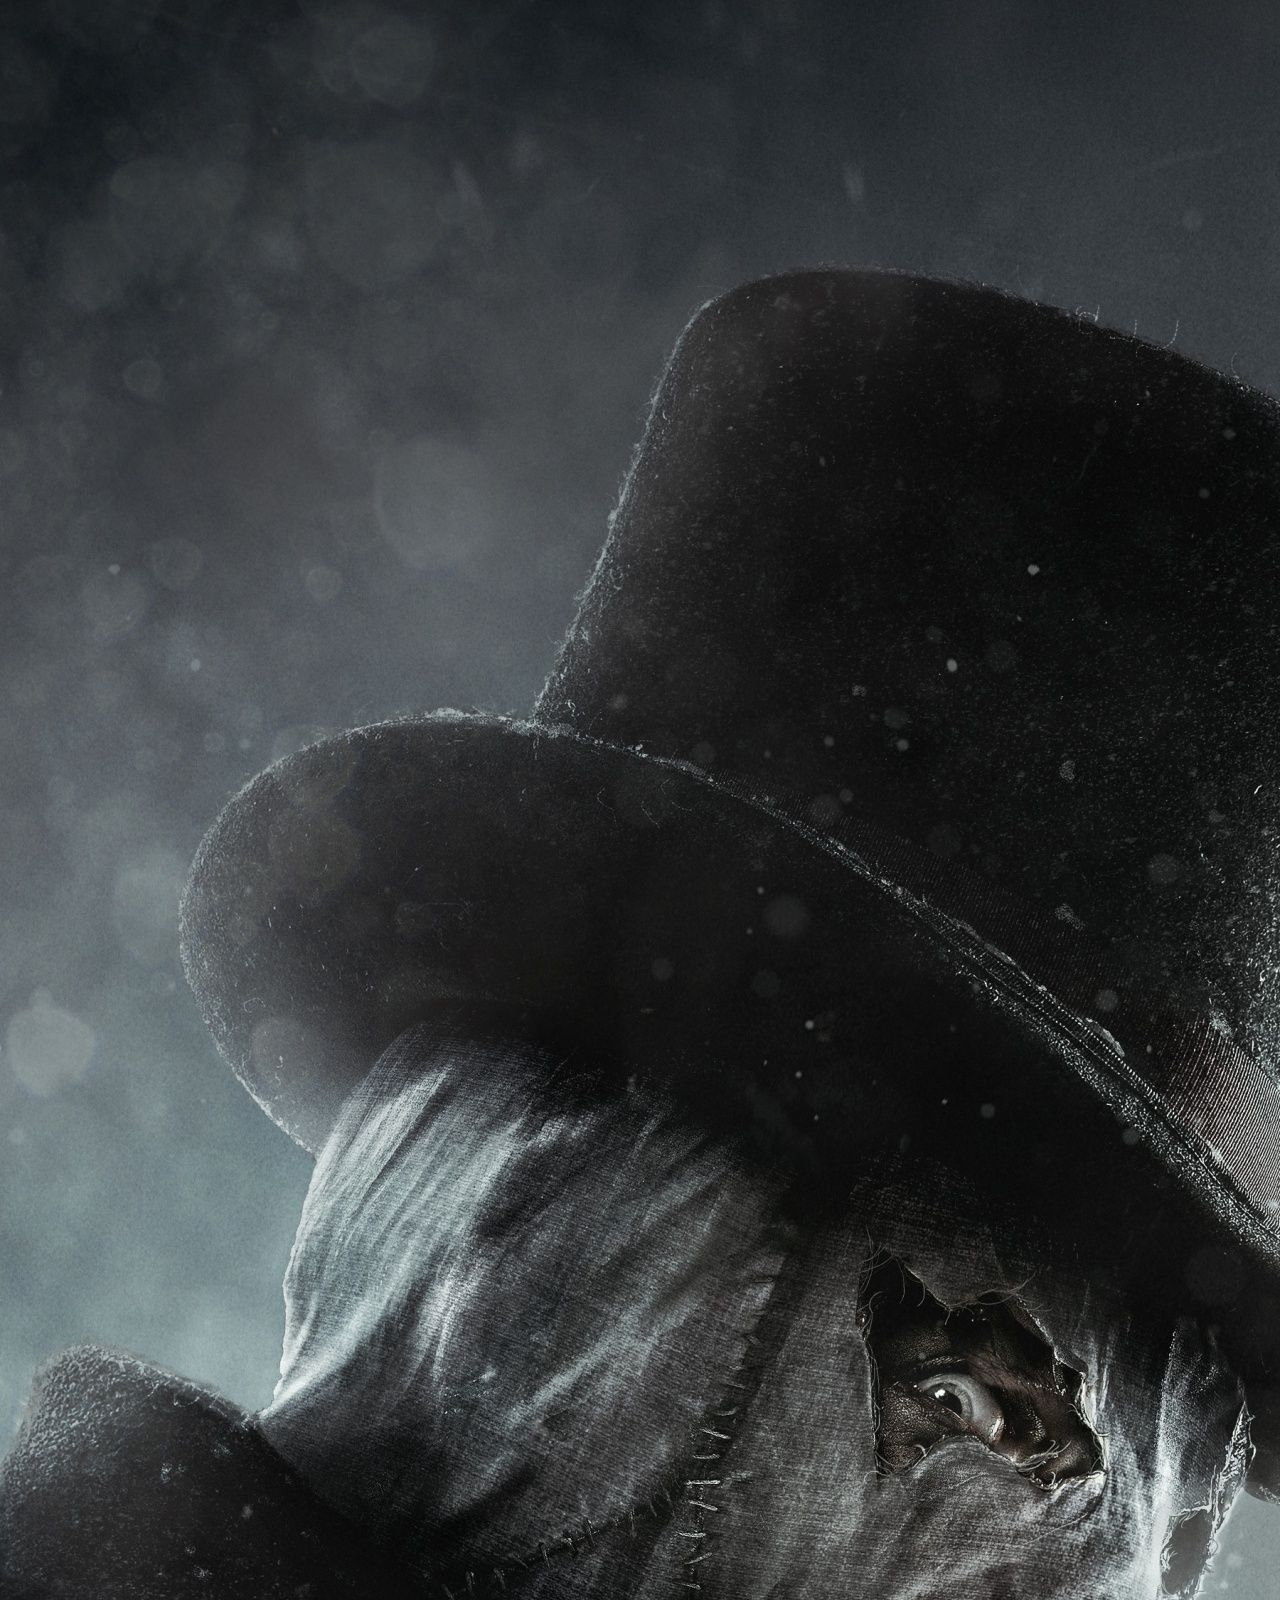
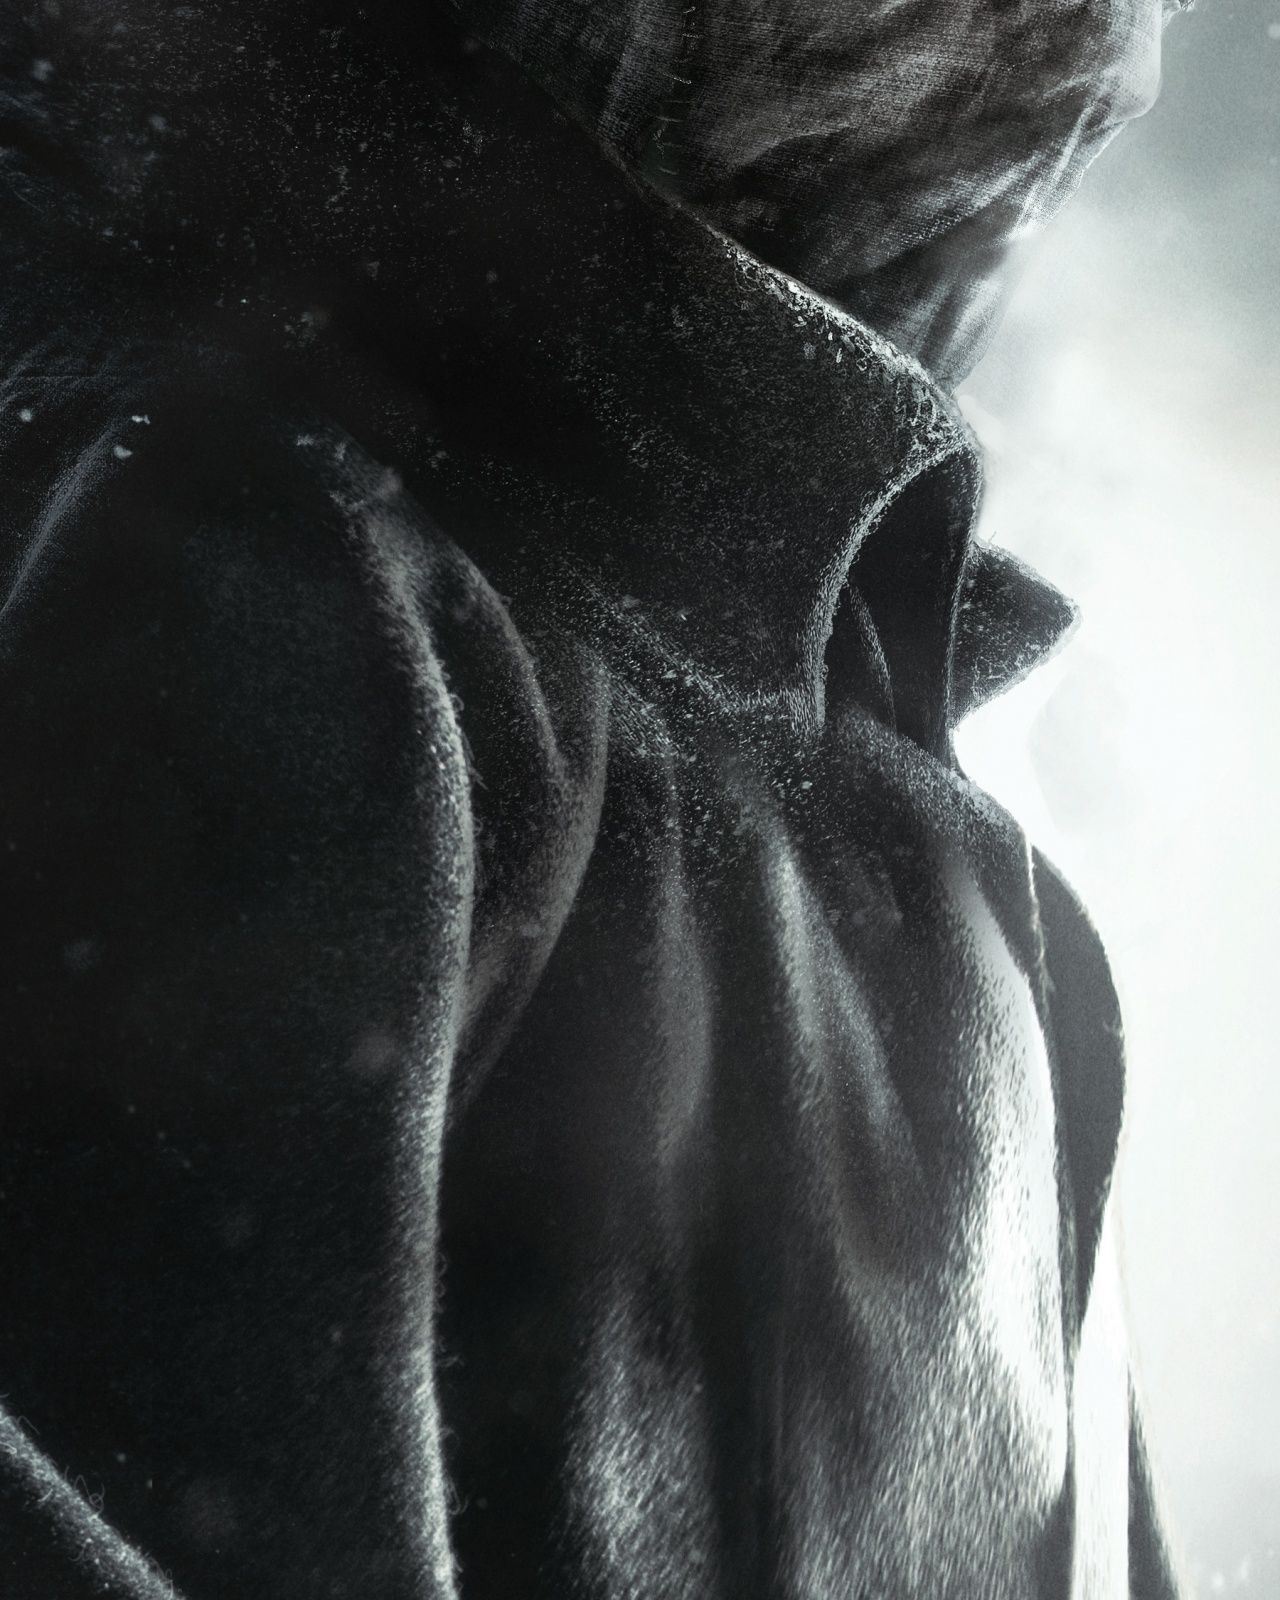
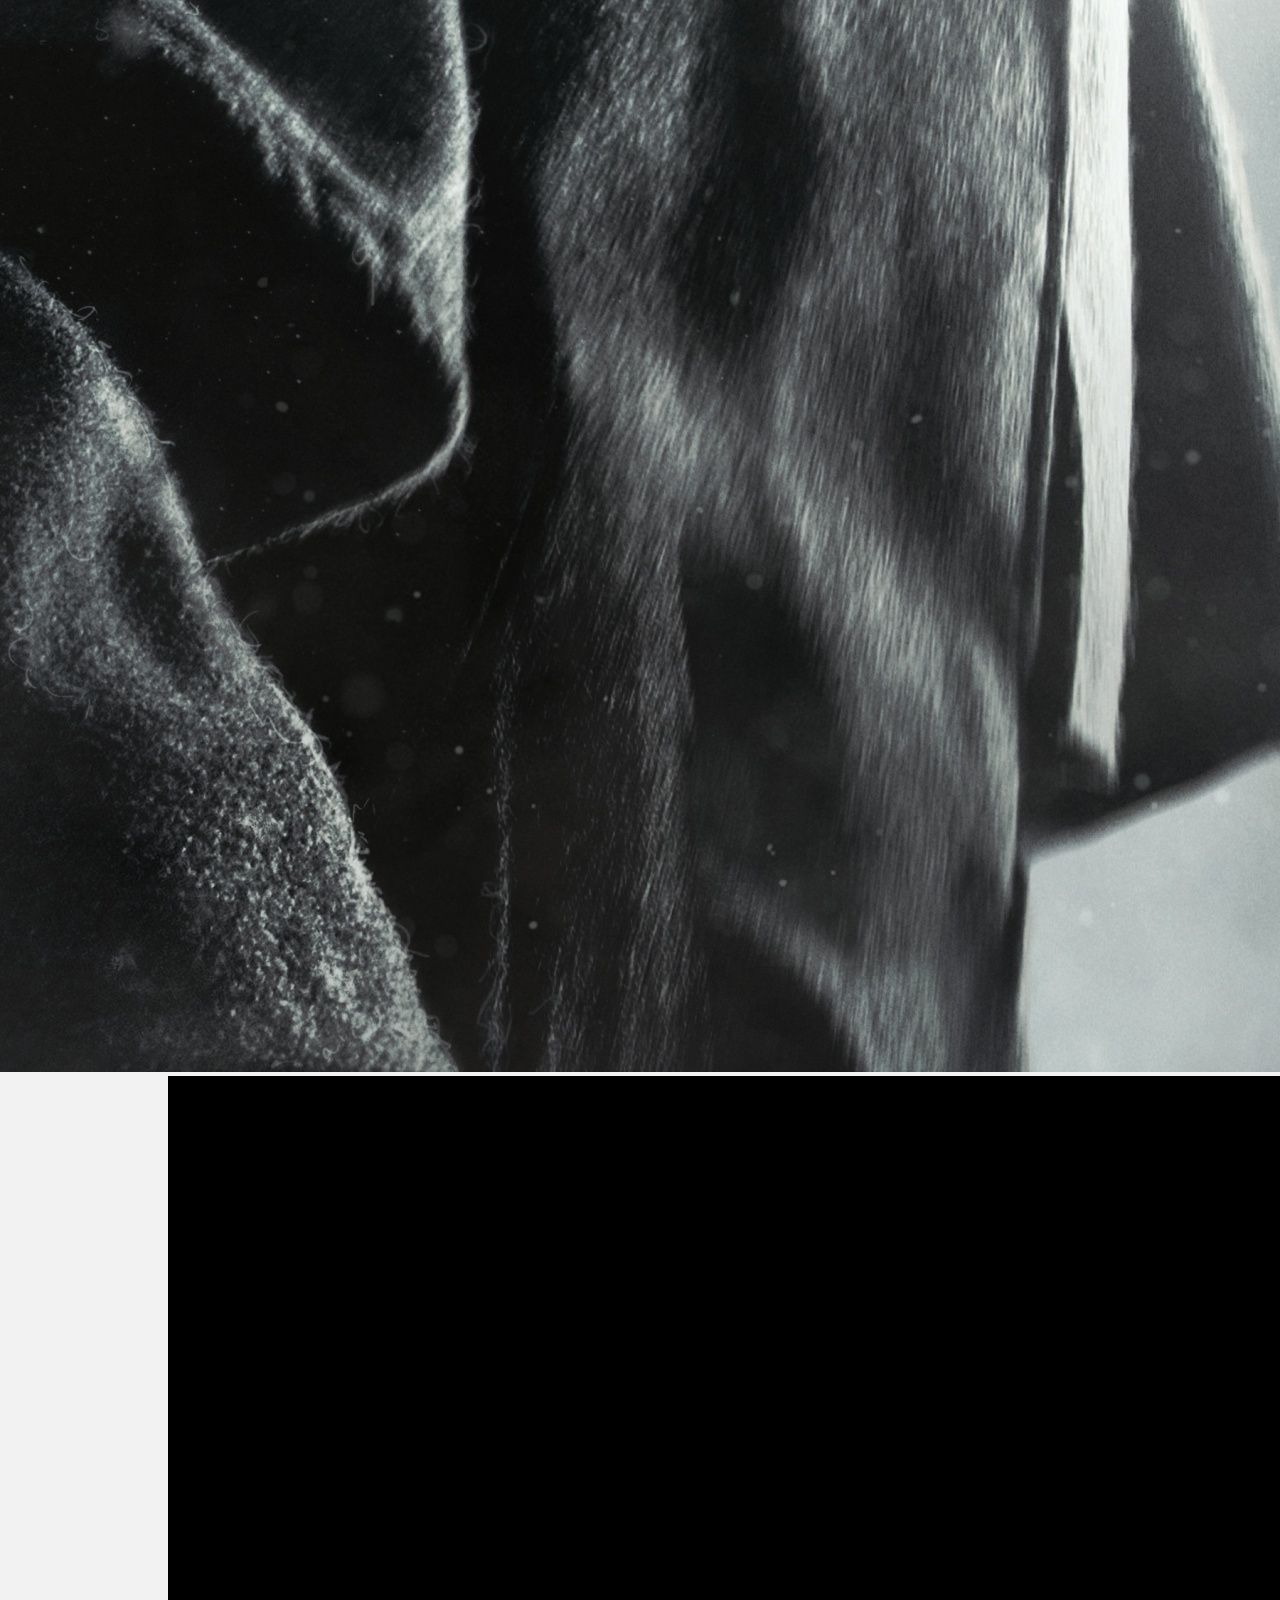
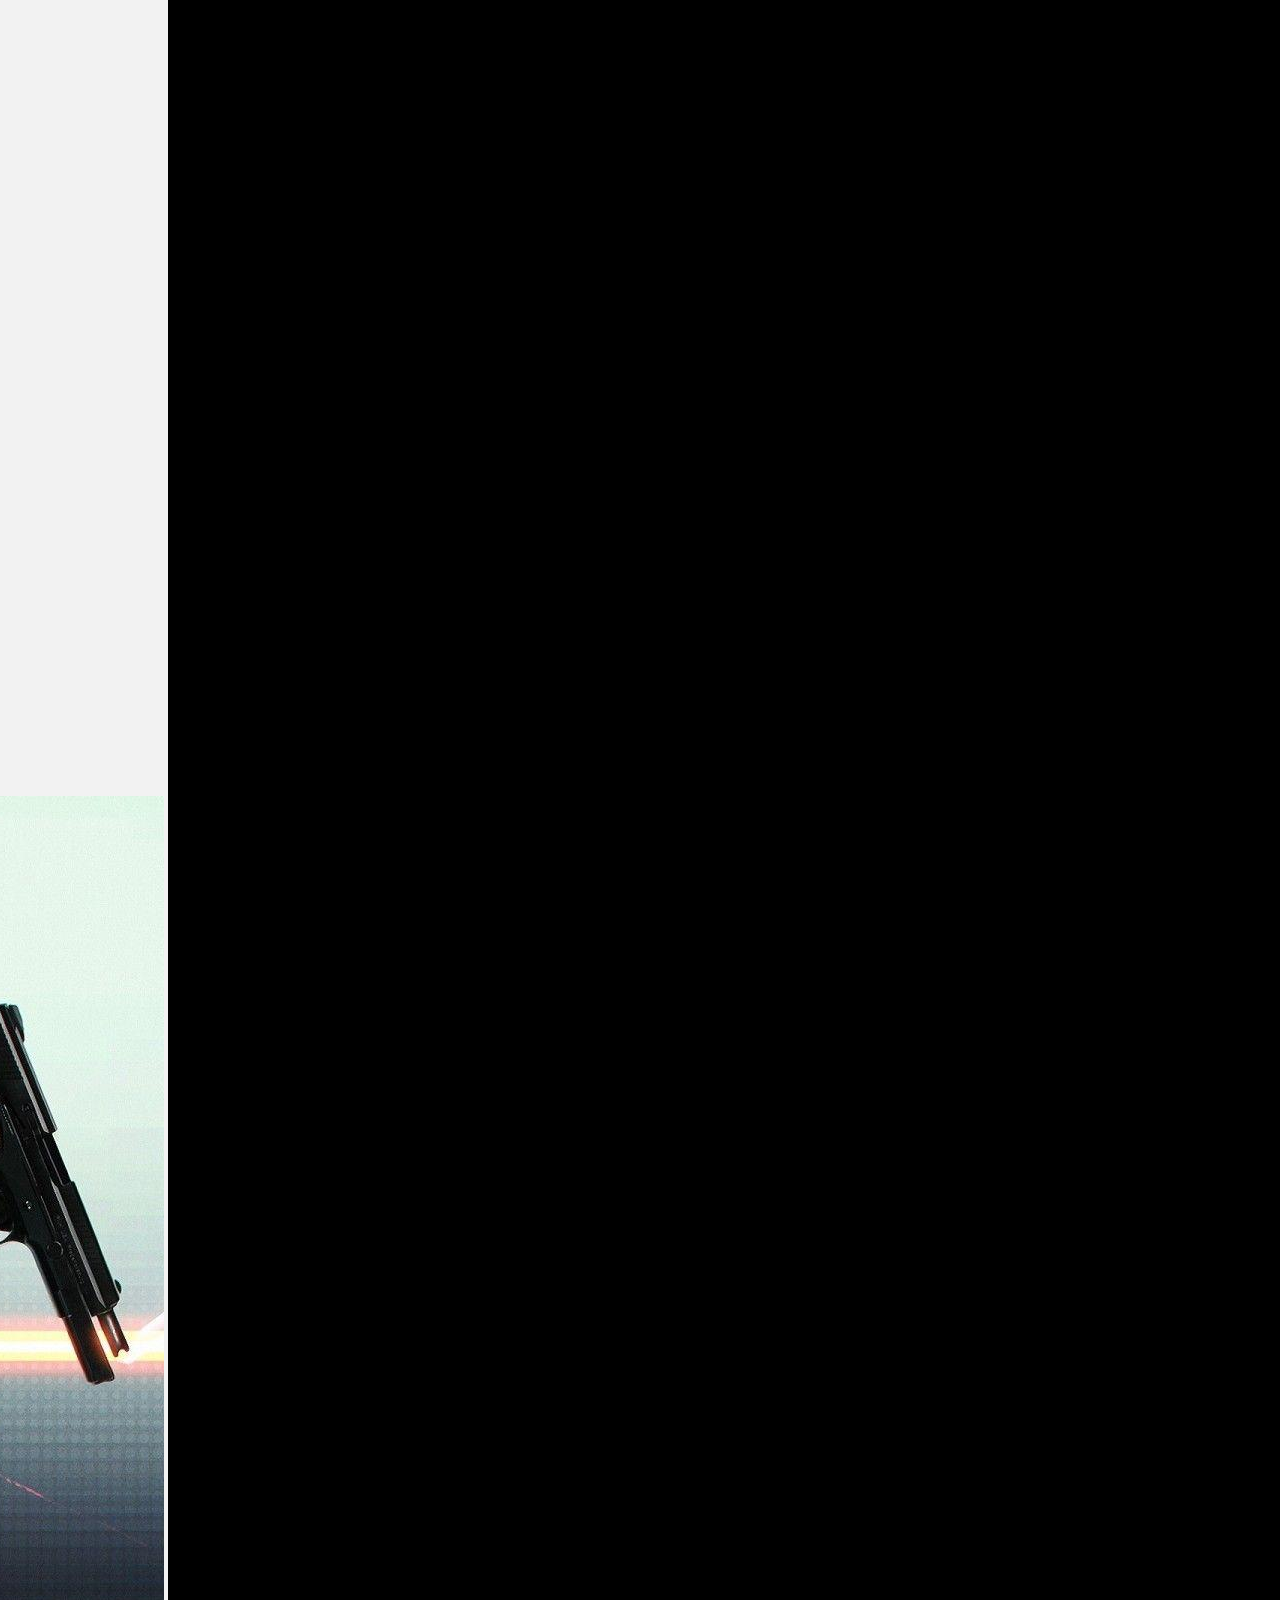
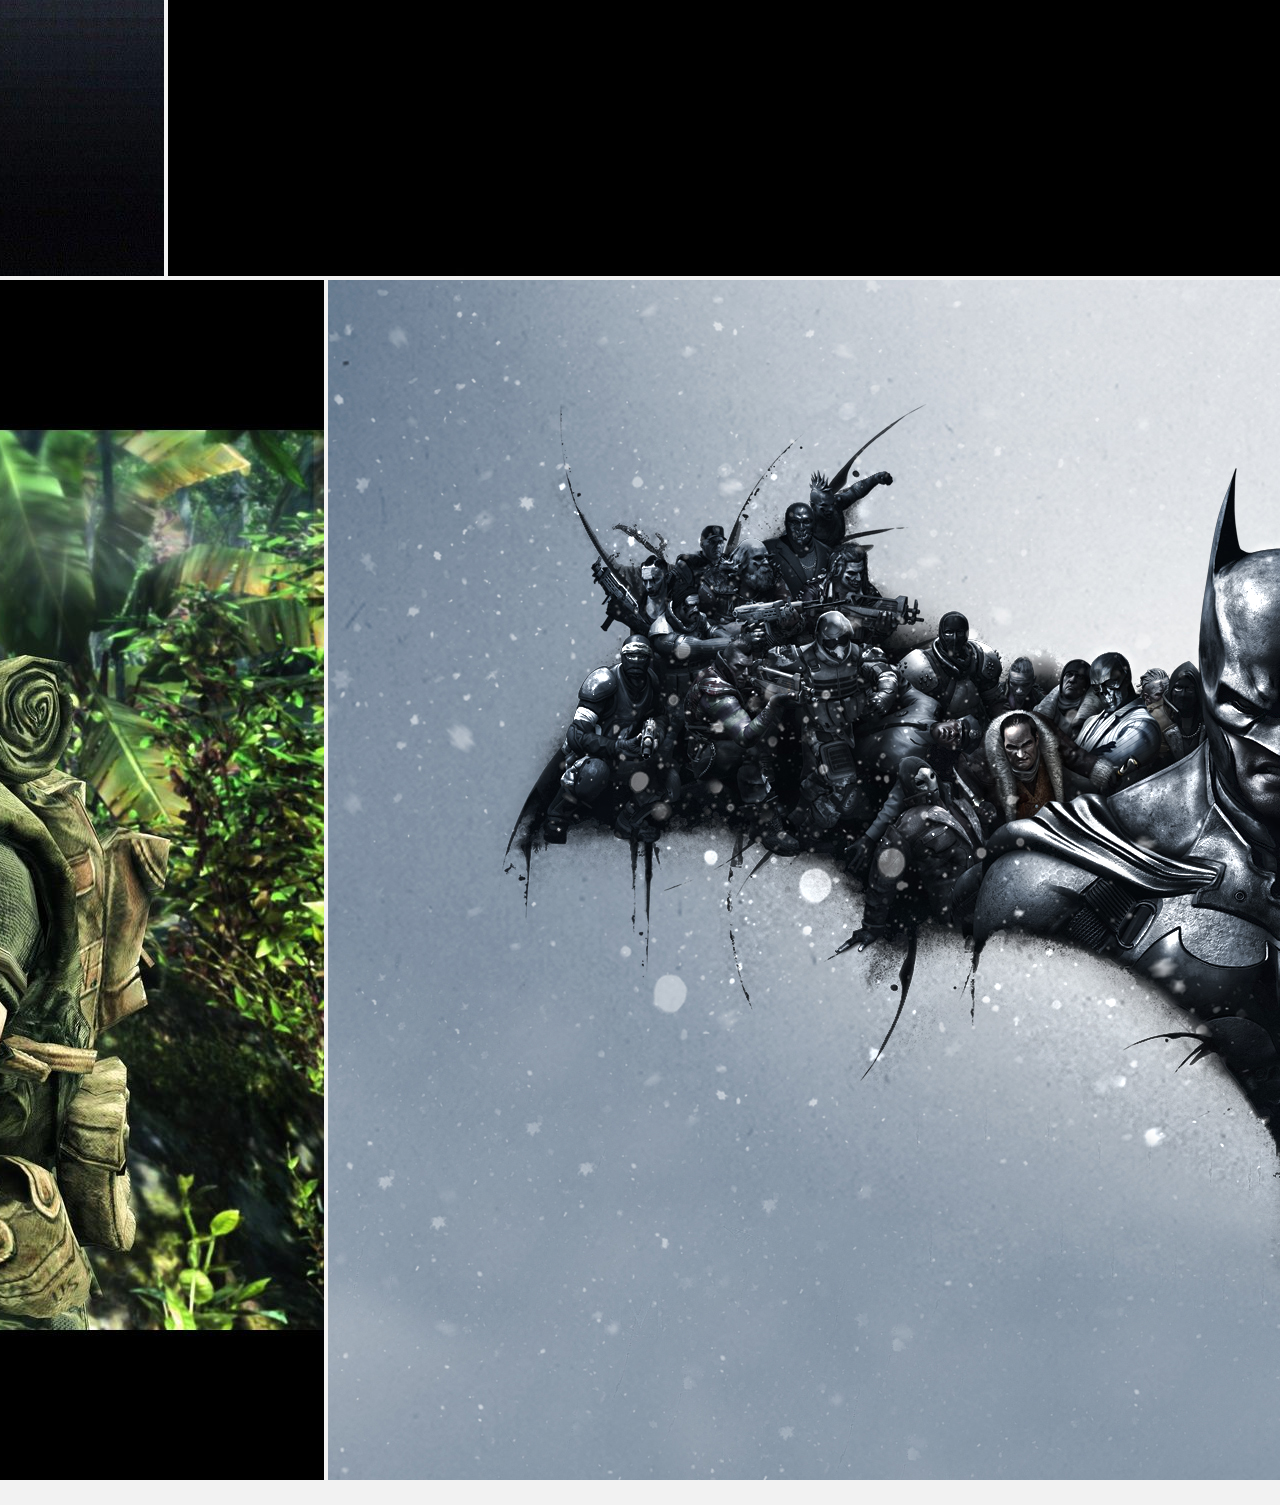
<file: Index.html>
<!DOCTYPE html>
<html lang="en">

<head>
    <meta charset="UTF-8">
    <meta name="viewport" content="width=device-width, initial-scale=1.0">
    <title>Image Slider</title>
    <link rel="stylesheet" href="style.css">
</head>

<body>

    <div class="slider">
        <div class="slides">
            <img src="./Images/img (1).jpg" class="slide active" alt="">
            <img src="./Images/img (2).jpg" class="slide" alt="">
            <img src="./Images/img (3).jpg" class="slide" alt="">
            <img src="./Images/img (4).jpg" class="slide" alt="">
            <img src="./Images/img (5).jpg" class="slide" alt="">
            <img src="./Images/img (6).jpg" class="slide" alt="">
            <img src="./Images/img (7).jpg" class="slide" alt="">
            <img src="./Images/img (8).jpg" class="slide" alt="">
            <img src="./Images/img (9).jpg" class="slide" alt="">
            <img src="./Images/img (10).jpg" class="slide" alt="">
            <img src="./Images/img (11).jpg" class="slide" alt="">
            <img src="./Images/img (12).jpg" class="slide" alt="">
            <img src="./Images/img (13).jpg" class="slide" alt="">
            <img src="./Images/img (14).jpg" class="slide" alt="">
            <img src="./Images/img (15).jpg" class="slide" alt="">
            <img src="./Images/img (16).jpg" class="slide" alt="">
            <img src="./Images/img (17).jpg" class="slide" alt="">
            <img src="./Images/img (18).jpg" class="slide" alt="">
            <img src="./Images/img (19).jpg" class="slide" alt="">
            <img src="./Images/img (20).jpg" class="slide" alt="">
            <img src="./Images/img (21).jpg" class="slide" alt="">
            <img src="./Images/img (22).jpg" class="slide" alt="">
            <img src="./Images/img (23).jpg" class="slide" alt="">
            <img src="./Images/img (24).jpg" class="slide" alt="">
            <img src="./Images/img (25).jpg" class="slide" alt="">
            <img src="./Images/img (26).jpg" class="slide" alt="">
            <img src="./Images/img (27).png" class="slide" alt="">
        </div>
        <button class="prev" onclick="prev()">❮</button>
        <button class="next" onclick="next()">❯</button>
    </div>

    <script src="app.js"> </script>

</body>

</html>
</file>
<file: style.css>
body {
    display: flex;
    justify-content: center;
    align-items: center;
    height: 100vh;
    background: #f2f2f2;
}

h2 {
    margin: 0 auto;
}

p,
h1,
h2 {
    color: #000;
}

.container {
    width: 400px;
    height: 600px;
    perspective: 1000px;
    cursor: pointer;
}

.card {

    position: relative;
    width: 100%;
    height: 100%;
    transition: transform 0.8s;
    transform-style: preserve-3d;
}

.container.flipped .card {
    transform: rotateY(180deg);
}

.front,
.back {
    border-image: url(./Assets/Border.png);
    border-image: stretch;
    position: absolute;
    width: 100%;
    height: 100%;
    backface-visibility: hidden;
    border-radius: 10px;
    display: flex;
    flex-direction: column;
    justify-content: center;
    align-items: center;
    font-weight: bold;
}


.back {
    color: #000;
    padding: 0 30px;
}

.front {
    background: linear-gradient(135deg, rgb(231, 58, 58), rgba(209, 209, 9, 0.938));
    color: white;
}

#me {
    height: 30%;
    border-radius: 50%;
}

.back {
    background: linear-gradient(135deg, rgba(209, 209, 9, 0.938), rgb(231, 58, 58));
    color: white;
    transform: rotateY(180deg);
}

.socials {
    padding: 0 50px;
}

.socials a {
    text-decoration: none;
}

.socials img {
    height: 40px;
    width: 40px;
    padding: 0 15px;
}
</file>
